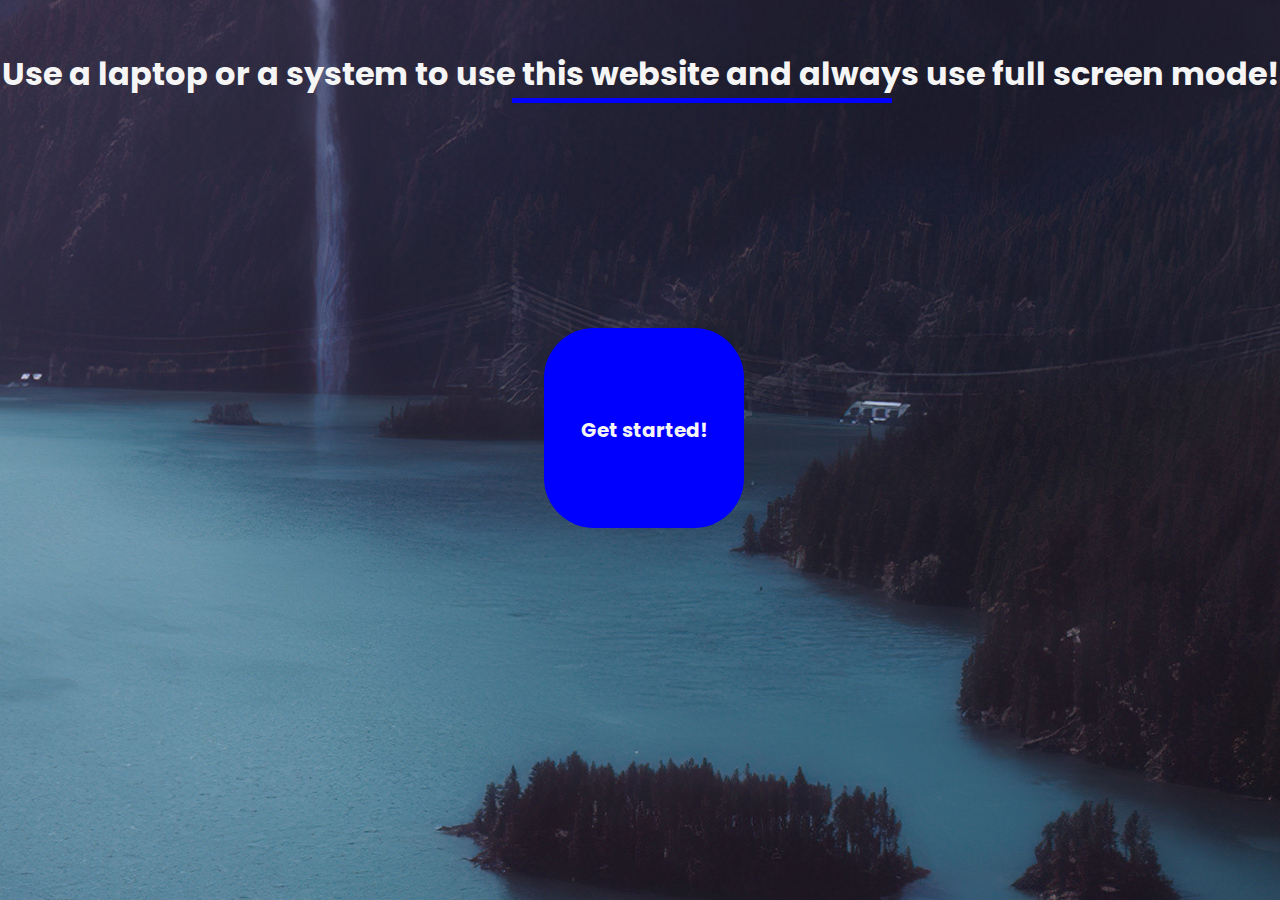
<file: index.html>
<!DOCTYPE html>
<html>
<head>
	<meta charset="utf-8">
	<meta name="viewport" content="width=device-width, initial-scale=1">
	<link rel="stylesheet" type="text/css" href="start_style.css">
	<title>start</title>
</head>
<body>
	<h1 id="main">Use a laptop or a system to use this website and always use full screen mode!</h1>
	
		<a href="main.html"><div id="a"><h1>Get started!</h1></div></a>
	
	
</body>
</html>
</file>
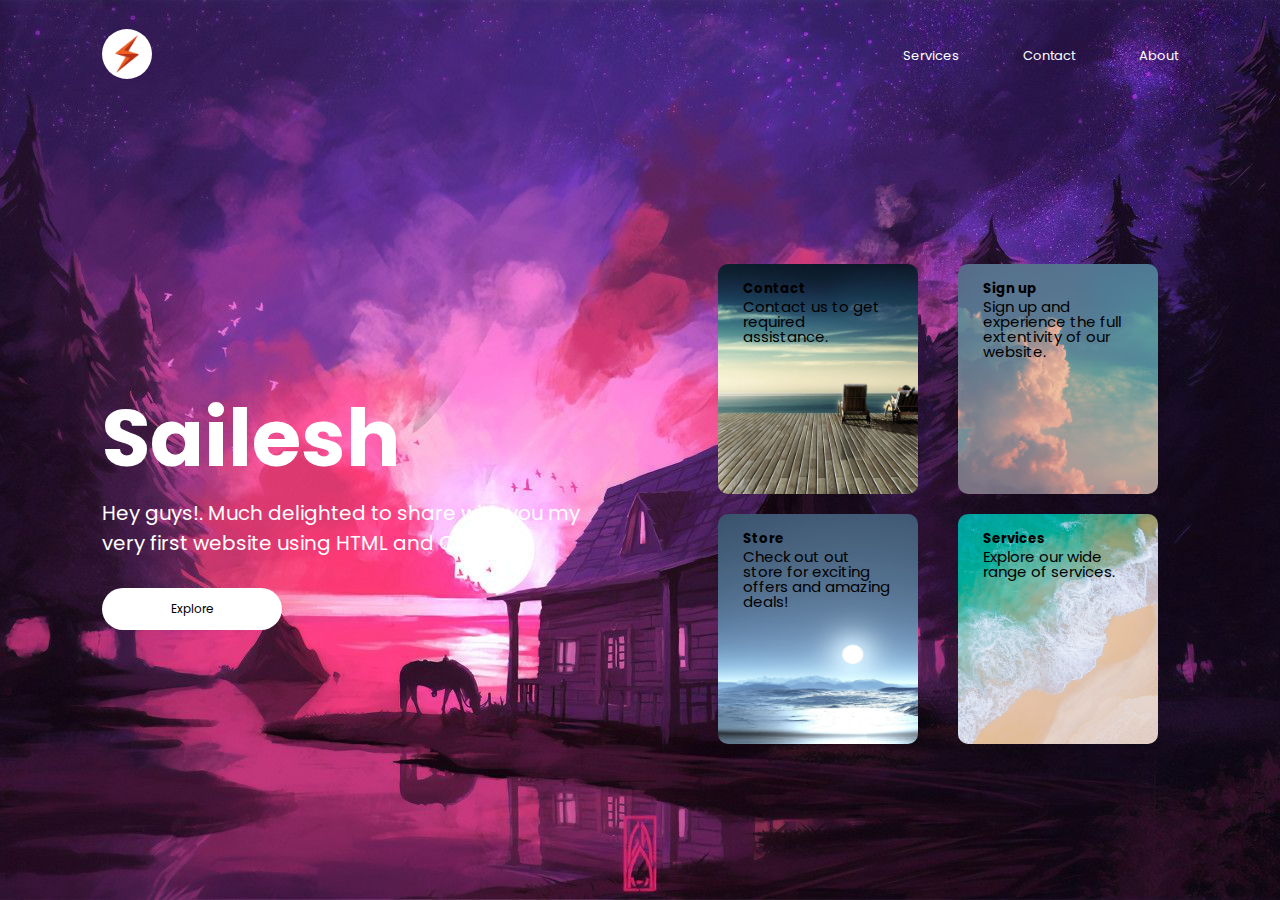
<file: main.html>
<!DOCTYPE html>
<html>
<head>
	<meta charset="utf-8">
	<meta name="viewport" content="width=device-width, initial-scale=1">
	<link rel="stylesheet" type="text/css" href="main_style.css">
	<title>Main page</title>
</head>
<body>
	<div class="container">
		<div class="navbar">
			
			<img src="logo.png" class="logo">
			<nav>
				<ul>
					<li><a href="service.html">Services</a></li>
					<li><a href="contact.html">Contact</a></li>
					<li><a href="name.html">About</a></li>
				</ul>
			</nav>
		</div>
		<div class="row">
			<div class="col">
				<h1>Sailesh</h1>
				<p id="para">Hey guys!. Much delighted to share with you my very first website using HTML and CSS.</p>

				<a href="service.html"><button type="button">Explore</button></a>
			</div>
			<div class="col">
				<a href="login.html">
				<div class="card card1">
					<h5>Sign up</h5>
					<p>Sign up and experience the full extentivity of our website.</p>
				</div>
				</a>
				<a href="contact.html"> 
				<div class="card card2">
					<h5>Contact</h5>
					<p>Contact us to get required assistance.</p>
				</div>
				</a>
				<a href="service.html">
				<div class="card card3">
					<h5>Services</h5>
					<p>Explore our wide range of services.</p>
				</div>
				</a>
				<a href="store.html">
				<div class="card card4">
					<h5>Store</h5>
					<p>Check out out store for exciting offers and amazing deals!</p>
				</div>
				</a>


			</div>
			
		</div>
	</div>

</body>
</html>
</file>
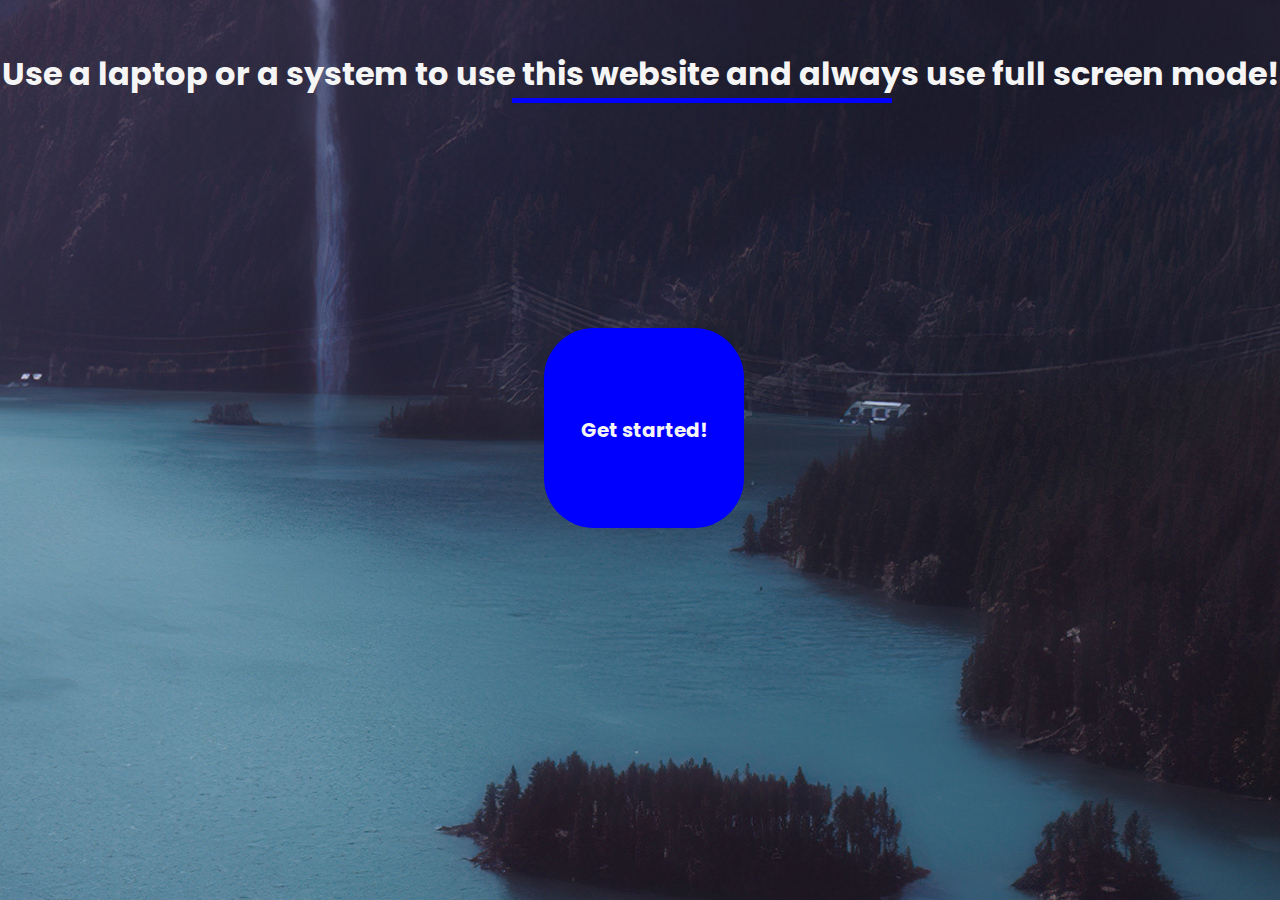
<file: start.html>
<!DOCTYPE html>
<html>
<head>
	<meta charset="utf-8">
	<meta name="viewport" content="width=device-width, initial-scale=1">
	<link rel="stylesheet" type="text/css" href="start_style.css">
	<title>start</title>
</head>
<body>
	<h1 id="main">Use a laptop or a system to use this website and always use full screen mode!</h1>
	
		<a href="main.html"><div id="a"><h1>Get started!</h1></div></a>
	
	
</body>
</html>
</file>
<file: start_style.css>
@import url('https://fonts.googleapis.com/css2?family=Dancing+Script:wght@700&family=Poppins:wght@300;400;500;600;700&family=Vujahday+Script&display=swap');

*
{
	padding: 0;
	margin: 0;
	box-sizing: border-box;	

}
body{
	font-family: 'poppins';
	background: url("starr.jpg");
	background-position: center;

	background-repeat: no-repeat;
}
#main{
	margin-top: 50px;
	text-align: center;
	color: whitesmoke;

}
#main:after {
	margin-left: 40%;
    content: '';
    width:380px ;
    height: 5px;
    background: blue; 
    display:block;
}
#a{
    margin-top: 25vh;
	margin-left: 42.5%;
	justify-content: center;
	align-items: center;
	height: 200px;
	width: 200px;
	background-color: blue;
	transition: 1s;
	border-radius: 50px;
	

}
#a:hover{
	
	transform: scaleX(2) scaleY(2) ;

	background-color: red;
	
	cursor: pointer;
}

#b{
	
	margin-top: 35vh;
	margin-left: 42.5%;
	justify-content: center;
	align-items: center;
	height: 200px;
	width: 200px;
	background-color: blue;
	transition: 1s;
	border-radius: 50px;
}
#a:hover < #content + #b {
display: inline-block;
}

#a h1{
	font-size: 20px;
	color: whitesmoke;
	position: relative;
	text-align: center;
	padding-top: 43.5%;
	pa
}
a{
	text-decoration: none;

}
</file>
<file: main_style.css>
@import url('https://fonts.googleapis.com/css2?family=Dancing+Script:wght@700&family=Poppins:wght@300;400;500;600;700&family=Vujahday+Script&display=swap');
*{
	font-family: 'Poppins', sans-serif;
	margin: 0;
	padding: 0;

}
.container{
	width: 100%;
	height: 100vh;
	background-image:url("main_back.jpg");
	background-position: center;
	background-size: cover;
	padding-left: 8%;
	padding-right: 8%;
	box-sizing: border-box;
}
.navbar{
	height: 12%;
	display: flex;
	align-items: center;
}
.logo{
	width: 50px;
	cursor: pointer;
	border-radius: 50px;
}
.menu-icon{
	width: 30px;
	cursor: pointer;
	margin-left: 40px;
}
nav{
	flex: 1;
	text-align: right;
}
nav ul li{
	list-style: none;
	display:inline-block ;
	margin-left: 60px;
}
nav ul li a{
	text-decoration: none;
	color: white;
	font-size: 13px;

}
.row{
	display: flex;
	height: 88%;
	align-items: center;

}
h1{
	color: white;
	font-size: 80px;
}
p{
	color: white;
	font-size: 11px;
	line-height: 15px;
	
}
#para{
	font-size: 20px;
	line-height: 30px;
}
button{
	width: 180px;
	color: #000;
	font-size: 12px;
	padding: 12px 0;
	background: white;
	border: 0;
	border-radius: 30px;
	outline: none;
	margin-top: 30px;
	cursor: pointer;

}
#para{
	color: white;
}
.col p{
	color:black ;
	font-size: 15px;
}
.card{
	float: right;
	width: 200px;
	height: 230px;
	display: inline-block;
	border-radius: 10px;
	padding: 15px 25px;
	box-sizing: border-box;
	cursor: pointer;
	margin: 10px 20px;
	background-image: url("");
	background-size: cover;
	background-position: center;
	transition: transform 0.5s;
}
.card1{
	background-image: url("main_back1.jpg");

}
.card2{
	background-image: url("main_back2.jpg");

}
.card3{
	background-image: url("main_back3.jfif");

}
.card4{
	background-image: url("main_back4.jpg");

}
.card:hover{
	transform: translateY(-10px);
}
.col a{
	color: black;
	text-decoration: none;
}
</file>
